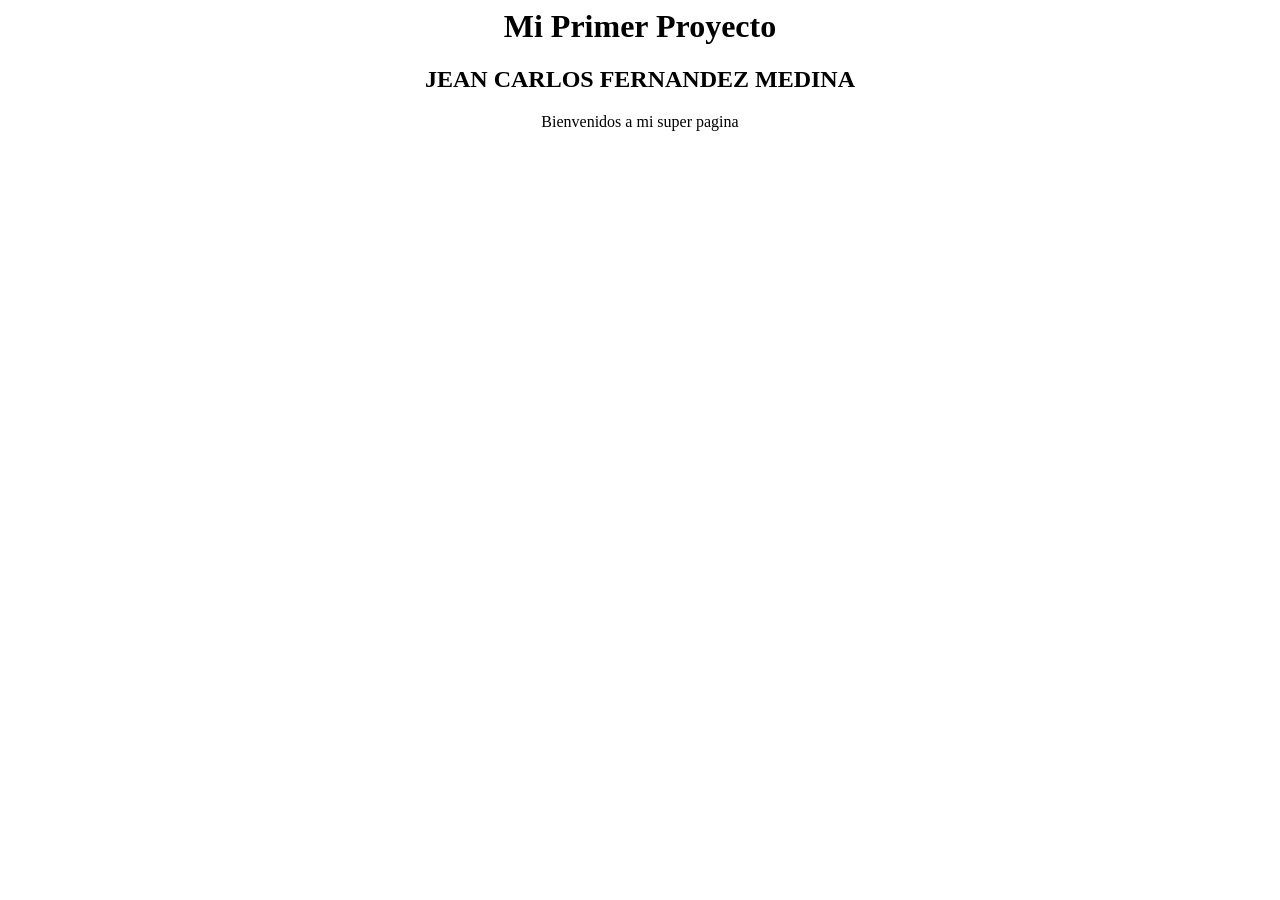
<file: index.html>
<html>
   <head>
      <title>Mi Primera Web</title>
   </head>
   <body>
     <center>
         <h1>Mi Primer Proyecto</h1>
	 <h2>JEAN CARLOS FERNANDEZ MEDINA</h2> 
         <p>Bienvenidos a mi super pagina</p>  
    </center>
  </body>
</html>
</file>
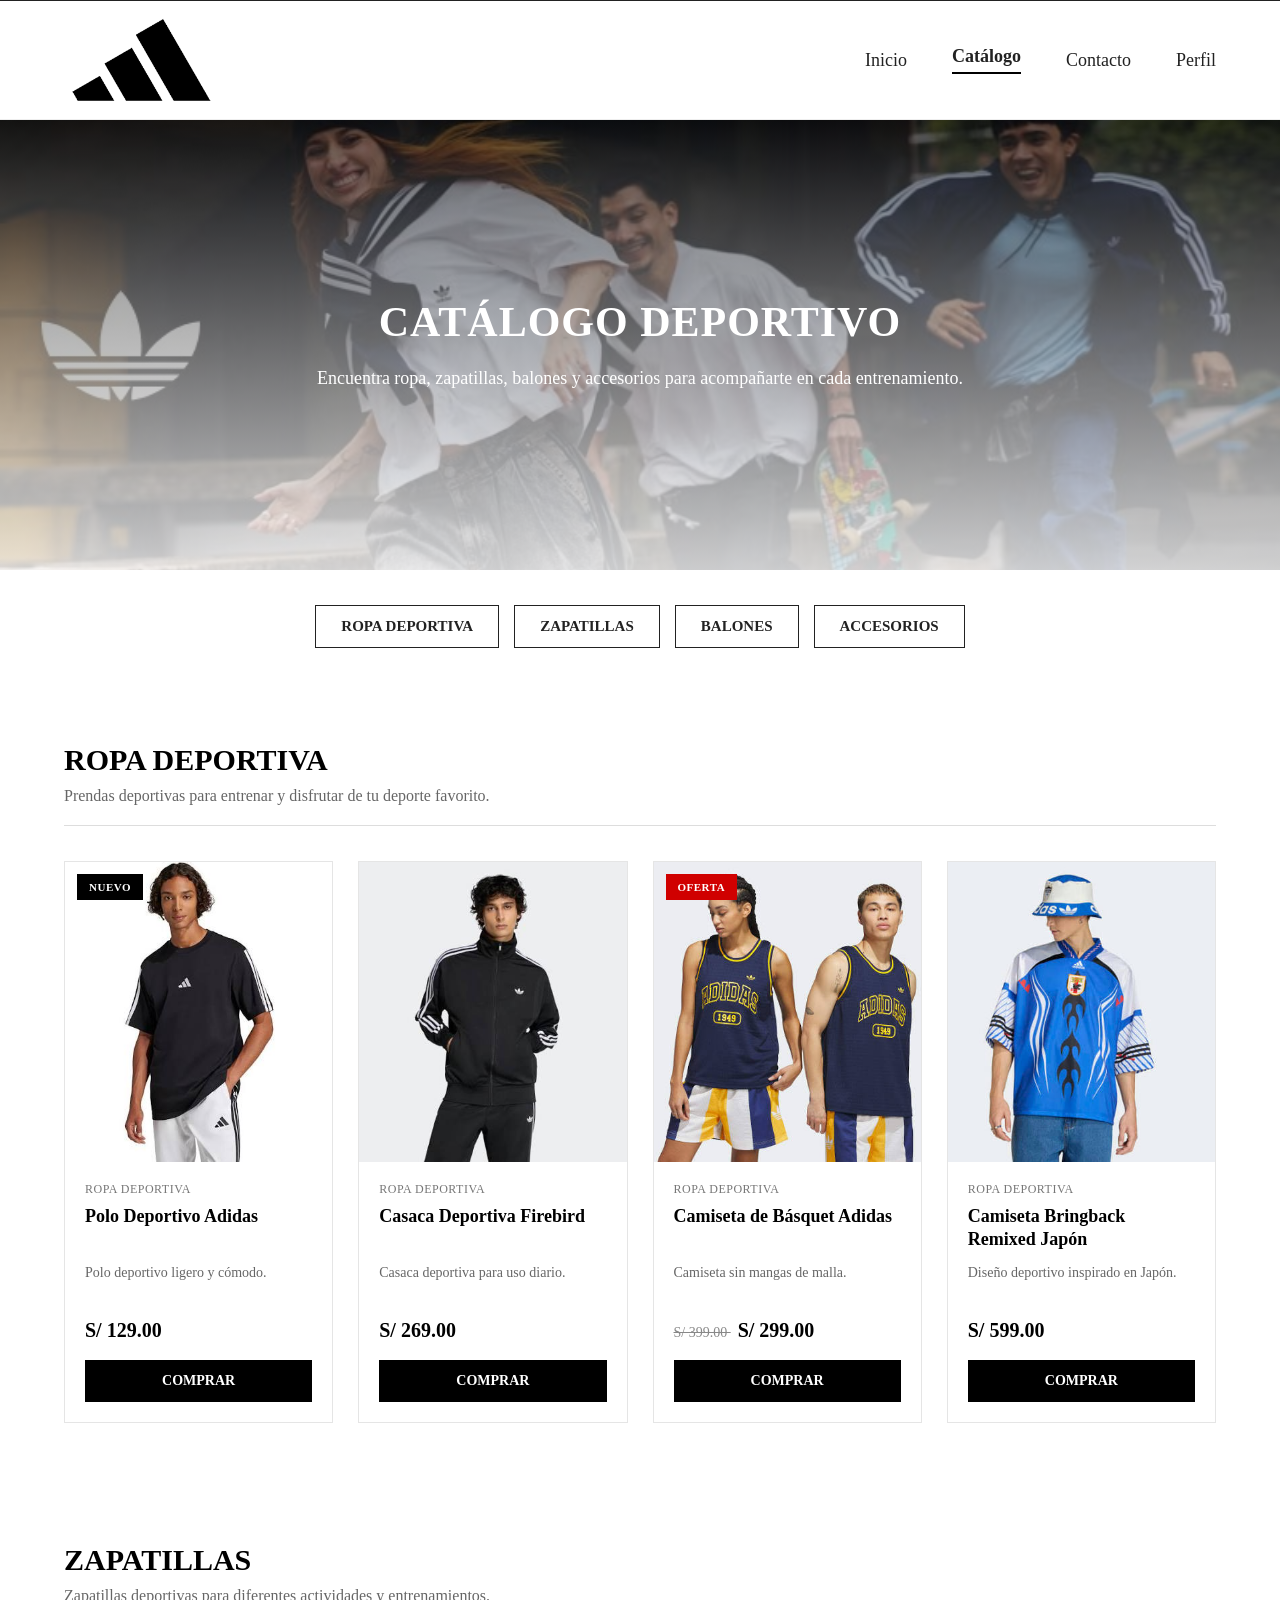
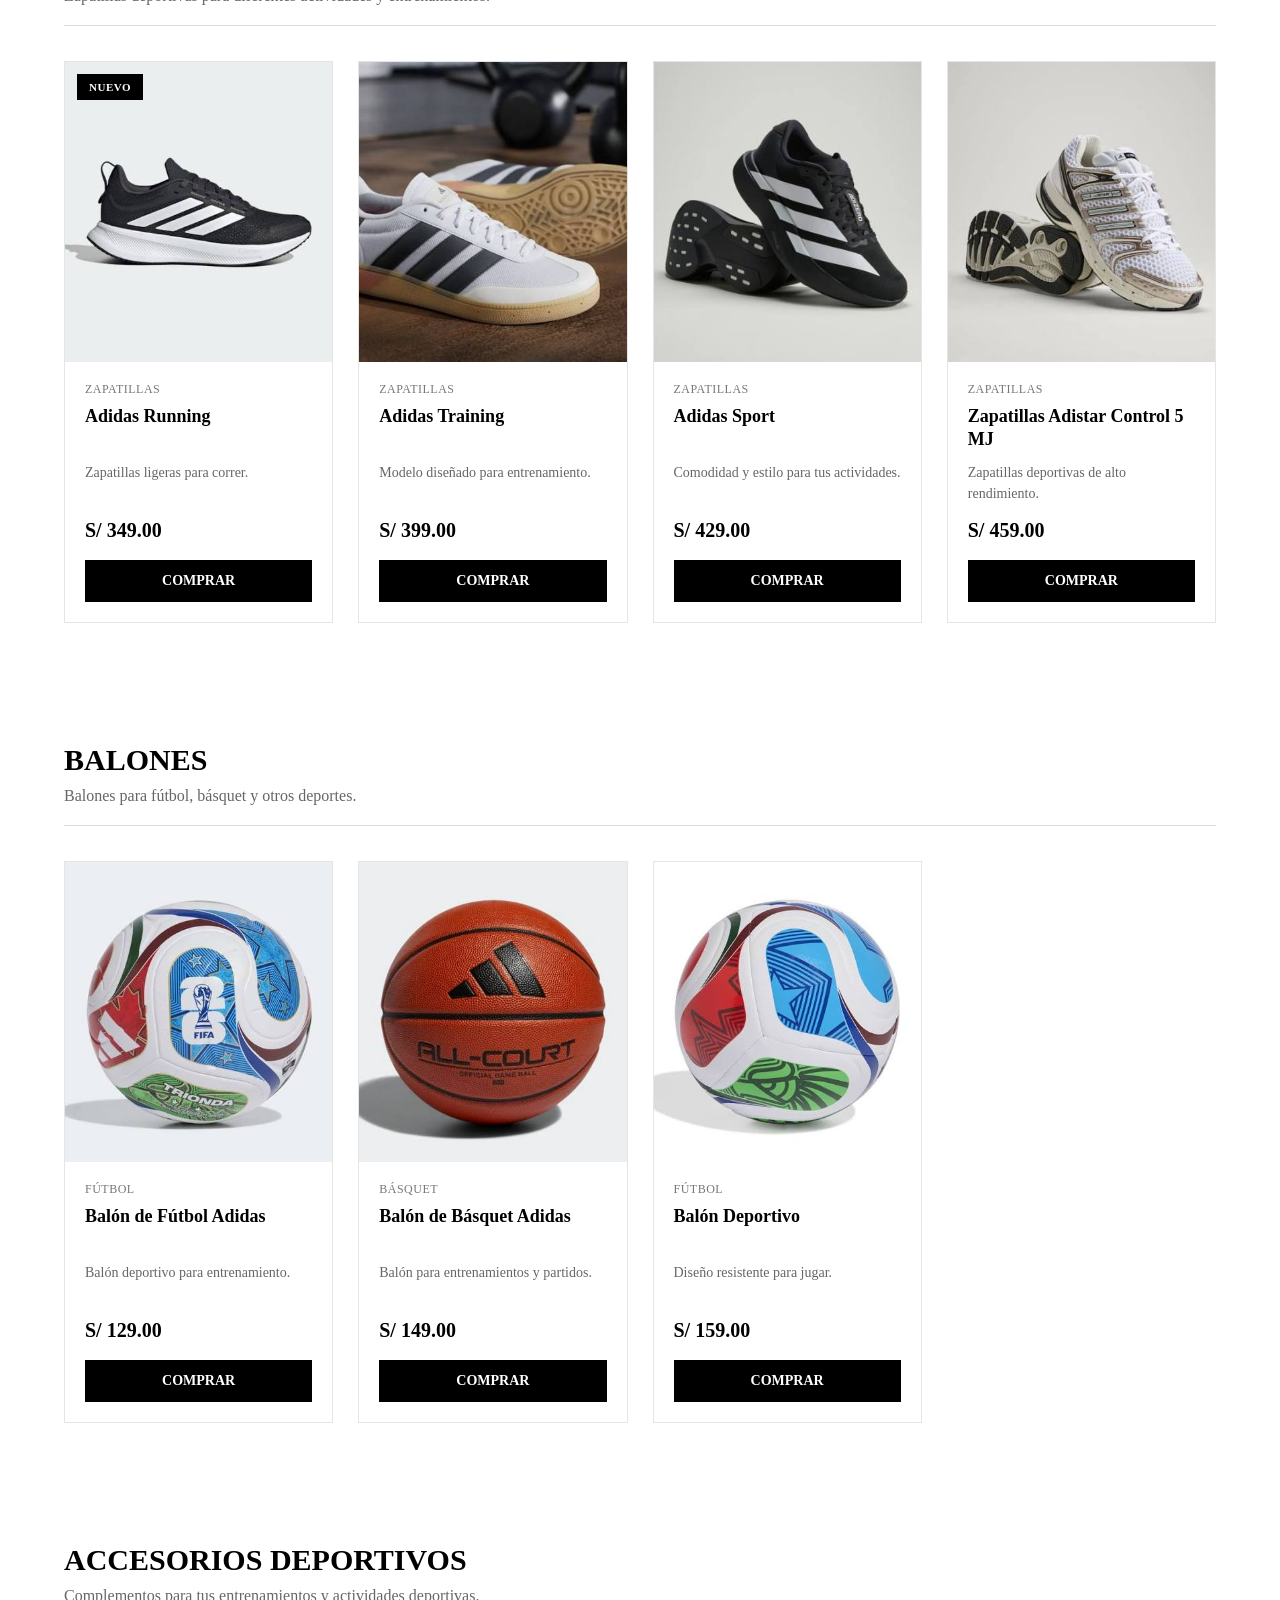
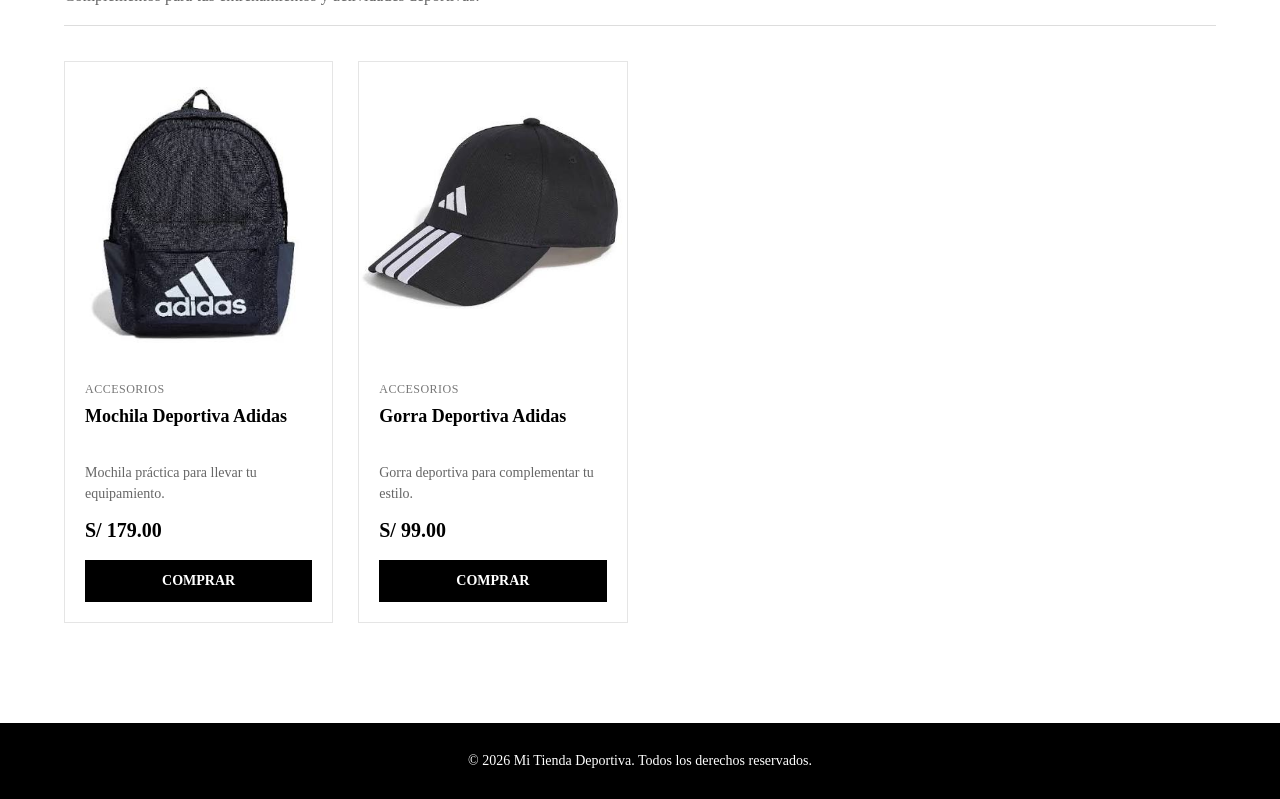
<file: catalogo/index.html>
<!DOCTYPE html>
<html lang="es">

<head>
    <meta charset="UTF-8">
    <meta name="viewport" content="width=device-width, initial-scale=1.0">
    
     <!-- Hace que la página se adapte a celulares -->
    <meta name="viewport" content="width=device-width, initial-scale=1.0">

    <title>Catálogo | Mi Tienda Deportiva</title>

    <link rel="stylesheet" href="css/catalogo.css">
</head>

<body>

    <!-- =========================
         ENCABEZADO
    ========================== -->

    <header class="encabezado">

        <div class="logo">
            <img src="img/logoadidas.png" alt="Adidas">
        </div>

        <nav class="menu">

            <a href="index.html">Inicio</a>

            <a href="catalogo.html" class="activo">Catálogo</a>

            <a href="#">Contacto</a>

            <a href="#">Perfil</a>

        </nav>

    </header>


    <!-- =========================
         PRESENTACIÓN DEL CATÁLOGO
    ========================== -->

    <main>

        <section class="presentacion"
    style="
        background-image: linear-gradient(
            rgba(0, 0, 0, 0.55),
            rgba(255, 255, 255, 0.773)
        ),
        url('img/fondo-catalogo.jpg');

        background-size: cover;
        background-position: center;
        background-repeat: no-repeat;

        color: white;
    ">

    <h1>Catálogo Deportivo</h1>

    <p>
        Encuentra ropa, zapatillas, balones y accesorios
        para acompañarte en cada entrenamiento.
    </p>

</section>


        <!-- =========================
             BOTONES DE CATEGORÍAS
        ========================== -->

        <section class="categorias-menu">

            <a href="#ropa">Ropa deportiva</a>

            <a href="#zapatillas">Zapatillas</a>

            <a href="#balones">Balones</a>

            <a href="#accesorios">Accesorios</a>

        </section>


        <!-- =========================
             ROPA DEPORTIVA
        ========================== -->

        <section class="categoria" id="ropa">

            <div class="titulo-categoria">

                <h2>Ropa deportiva</h2>

                <p>
                    Prendas deportivas para entrenar y disfrutar
                    de tu deporte favorito.
                </p>

            </div>


            <div class="productos">

                <!-- Producto 1 -->

                <article class="producto">

                    <div class="imagen-producto">

                        <img src="img/ropa1.jpg"
                             alt="Polo deportivo Adidas">

                        <span class="etiqueta">
                            NUEVO
                        </span>

                    </div>

                    <div class="informacion-producto">

                        <p class="categoria-producto">
                            Ropa deportiva
                        </p>

                        <h3>
                            Polo Deportivo Adidas
                        </h3>

                        <p class="descripcion">
                            Polo deportivo ligero y cómodo.
                        </p>

                        <div class="precio">
                            S/ 129.00
                        </div>

                        <a href="#" class="boton">
                            Comprar
                        </a>

                    </div>

                </article>


                <!-- Producto 2 -->

                <article class="producto">

                    <div class="imagen-producto">

                        <img src="img/ropa2.jpg"
                             alt="Casaca deportiva Adidas">

                    </div>

                    <div class="informacion-producto">

                        <p class="categoria-producto">
                            Ropa deportiva
                        </p>

                        <h3>
                            Casaca Deportiva Firebird
                        </h3>

                        <p class="descripcion">
                            Casaca deportiva para uso diario.
                        </p>

                        <div class="precio">
                            S/ 269.00
                        </div>

                        <a href="#" class="boton">
                            Comprar
                        </a>

                    </div>

                </article>


                <!-- Producto 3 -->

                <article class="producto">

                    <div class="imagen-producto">

                        <img src="img/ropa3.jpg"
                             alt="Camiseta deportiva Adidas">

                        <span class="etiqueta oferta">
                            OFERTA
                        </span>

                    </div>

                    <div class="informacion-producto">

                        <p class="categoria-producto">
                            Ropa deportiva
                        </p>

                        <h3>
                            Camiseta de Básquet Adidas
                        </h3>

                        <p class="descripcion">
                            Camiseta sin mangas de malla.
                        </p>

                        <div class="precio">

                            <span class="precio-anterior">
                                S/ 399.00
                            </span>

                            S/ 299.00

                        </div>

                        <a href="#" class="boton">
                            Comprar
                        </a>

                    </div>

                </article>


                <!-- Producto 4 -->

                <article class="producto">

                    <div class="imagen-producto">

                        <img src="img/ropa4.jpg"
                             alt="Camiseta Japón Adidas">

                    </div>

                    <div class="informacion-producto">

                        <p class="categoria-producto">
                            Ropa deportiva
                        </p>

                        <h3>
                            Camiseta Bringback Remixed Japón
                        </h3>

                        <p class="descripcion">
                            Diseño deportivo inspirado en Japón.
                        </p>

                        <div class="precio">
                            S/ 599.00
                        </div>

                        <a href="#" class="boton">
                            Comprar
                        </a>

                    </div>

                </article>

            </div>

        </section>


        <!-- =========================
             ZAPATILLAS
        ========================== -->

        <section class="categoria" id="zapatillas">

            <div class="titulo-categoria">

                <h2>Zapatillas</h2>

                <p>
                    Zapatillas deportivas para diferentes
                    actividades y entrenamientos.
                </p>

            </div>


            <div class="productos">

                <!-- Zapatilla 1 -->

                <article class="producto">

                    <div class="imagen-producto">

                        <img src="img/zapatillas1.jpg"
                             alt="Zapatillas Adidas">

                        <span class="etiqueta">
                            NUEVO
                        </span>

                    </div>

                    <div class="informacion-producto">

                        <p class="categoria-producto">
                            Zapatillas
                        </p>

                        <h3>
                            Adidas Running
                        </h3>

                        <p class="descripcion">
                            Zapatillas ligeras para correr.
                        </p>

                        <div class="precio">
                            S/ 349.00
                        </div>

                        <a href="#" class="boton">
                            Comprar
                        </a>

                    </div>

                </article>


                <!-- Zapatilla 2 -->

                <article class="producto">

                    <div class="imagen-producto">

                        <img src="img/zapatillas2.jpg"
                             alt="Zapatillas deportivas">

                    </div>

                    <div class="informacion-producto">

                        <p class="categoria-producto">
                            Zapatillas
                        </p>

                        <h3>
                            Adidas Training
                        </h3>

                        <p class="descripcion">
                            Modelo diseñado para entrenamiento.
                        </p>

                        <div class="precio">
                            S/ 399.00
                        </div>

                        <a href="#" class="boton">
                            Comprar
                        </a>

                    </div>

                </article>


                <!-- Zapatilla 3 -->

                <article class="producto">

                    <div class="imagen-producto">

                        <img src="img/zapatillas3.jpg"
                             alt="Zapatillas Adidas">

                    </div>

                    <div class="informacion-producto">

                        <p class="categoria-producto">
                            Zapatillas
                        </p>

                        <h3>
                            Adidas Sport
                        </h3>

                        <p class="descripcion">
                            Comodidad y estilo para tus actividades.
                        </p>

                        <div class="precio">
                            S/ 429.00
                        </div>

                        <a href="#" class="boton">
                            Comprar
                        </a>

                    </div>

                </article>


                <!-- Zapatilla 4 -->

                <article class="producto">

                    <div class="imagen-producto">

                        <img src="img/zapatillas4.jpg"
                             alt="Zapatillas Adistar">

                    </div>

                    <div class="informacion-producto">

                        <p class="categoria-producto">
                            Zapatillas
                        </p>

                        <h3>
                            Zapatillas Adistar Control 5 MJ
                        </h3>

                        <p class="descripcion">
                            Zapatillas deportivas de alto rendimiento.
                        </p>

                        <div class="precio">
                            S/ 459.00
                        </div>

                        <a href="#" class="boton">
                            Comprar
                        </a>

                    </div>

                </article>

            </div>

        </section>


        <!-- =========================
             BALONES
        ========================== -->

        <section class="categoria" id="balones">

            <div class="titulo-categoria">

                <h2>Balones</h2>

                <p>
                    Balones para fútbol, básquet y otros deportes.
                </p>

            </div>


            <div class="productos">

                <!-- Balón 1 -->

                <article class="producto">

                    <div class="imagen-producto">

                        <img src="img/balon1.jpg"
                             alt="Balón de fútbol Adidas">

                    </div>

                    <div class="informacion-producto">

                        <p class="categoria-producto">
                            Fútbol
                        </p>

                        <h3>
                            Balón de Fútbol Adidas
                        </h3>

                        <p class="descripcion">
                            Balón deportivo para entrenamiento.
                        </p>

                        <div class="precio">
                            S/ 129.00
                        </div>

                        <a href="#" class="boton">
                            Comprar
                        </a>

                    </div>

                </article>


                <!-- Balón 2 -->

                <article class="producto">

                    <div class="imagen-producto">

                        <img src="img/balon2.jpg"
                             alt="Balón de básquet Adidas">

                    </div>

                    <div class="informacion-producto">

                        <p class="categoria-producto">
                            Básquet
                        </p>

                        <h3>
                            Balón de Básquet Adidas
                        </h3>

                        <p class="descripcion">
                            Balón para entrenamientos y partidos.
                        </p>

                        <div class="precio">
                            S/ 149.00
                        </div>

                        <a href="#" class="boton">
                            Comprar
                        </a>

                    </div>

                </article>


                <!-- Balón 3 -->

                <article class="producto">

                    <div class="imagen-producto">

                        <img src="img/balon3.jpg"
                             alt="Balón deportivo Adidas">

                    </div>

                    <div class="informacion-producto">

                        <p class="categoria-producto">
                            Fútbol
                        </p>

                        <h3>
                            Balón Deportivo
                        </h3>

                        <p class="descripcion">
                            Diseño resistente para jugar.
                        </p>

                        <div class="precio">
                            S/ 159.00
                        </div>

                        <a href="#" class="boton">
                            Comprar
                        </a>

                    </div>

                </article>

            </div>

        </section>


        <!-- =========================
             ACCESORIOS
        ========================== -->

        <section class="categoria" id="accesorios">

            <div class="titulo-categoria">

                <h2>Accesorios deportivos</h2>

                <p>
                    Complementos para tus entrenamientos
                    y actividades deportivas.
                </p>

            </div>


            <div class="productos">

                <!-- Accesorio 1 -->

                <article class="producto">

                    <div class="imagen-producto">

                        <img src="img/accesorios1.jpg"
                             alt="Mochila deportiva Adidas">

                    </div>

                    <div class="informacion-producto">

                        <p class="categoria-producto">
                            Accesorios
                        </p>

                        <h3>
                            Mochila Deportiva Adidas
                        </h3>

                        <p class="descripcion">
                            Mochila práctica para llevar tu equipamiento.
                        </p>

                        <div class="precio">
                            S/ 179.00
                        </div>

                        <a href="#" class="boton">
                            Comprar
                        </a>

                    </div>

                </article>


                <!-- Accesorio 2 -->

                <article class="producto">

                    <div class="imagen-producto">

                        <img src="img/accesorios2.jpg"
                             alt="Gorra Adidas">

                    </div>

                    <div class="informacion-producto">

                        <p class="categoria-producto">
                            Accesorios
                        </p>

                        <h3>
                            Gorra Deportiva Adidas
                        </h3>

                        <p class="descripcion">
                            Gorra deportiva para complementar tu estilo.
                        </p>

                        <div class="precio">
                            S/ 99.00
                        </div>

                        <a href="#" class="boton">
                            Comprar
                        </a>

                    </div>

                </article>

            </div>

        </section>

    </main>


    <!-- =========================
         PIE DE PÁGINA
    ========================== -->

    <footer class="pie">

        <p>
            © 2026 Mi Tienda Deportiva. Todos los derechos reservados.
        </p>

    </footer>


</body>

</html>
</file>
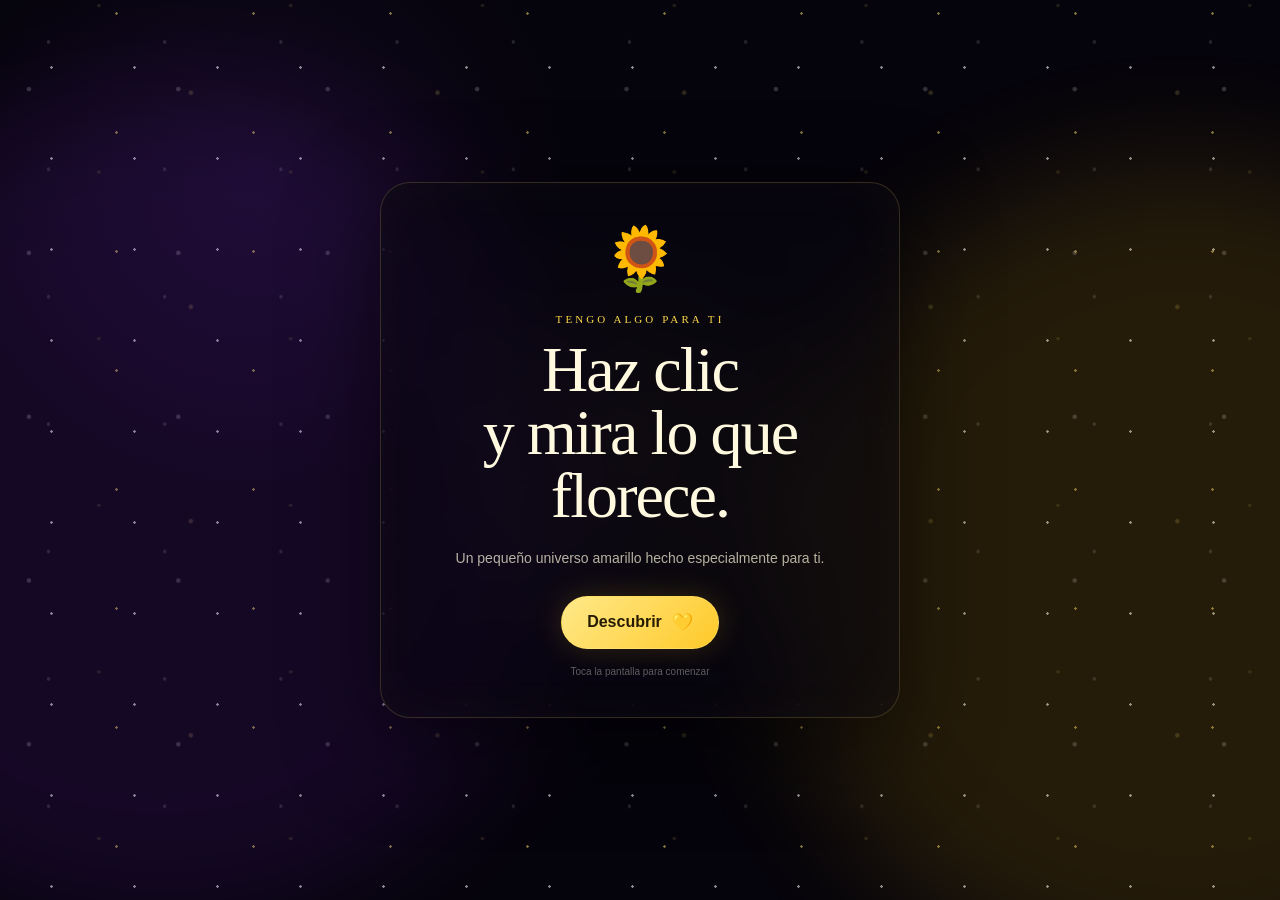
<file: flores/index.html>
<!DOCTYPE html>
<html lang="es">
<head>
  <meta charset="UTF-8">
  <meta name="viewport" content="width=device-width, initial-scale=1.0, maximum-scale=1.0, user-scalable=no, viewport-fit=cover">
  <meta name="theme-color" content="#05030b">
  <title>Un pequeño universo para ti 💛</title>
  <link rel="stylesheet" href="css/style.css">
</head>
<body>
  <div id="app">
    <div class="stars" aria-hidden="true"></div>
    <div class="nebula nebula-1" aria-hidden="true"></div>
    <div class="nebula nebula-2" aria-hidden="true"></div>

    <main class="intro" id="intro">
      <div class="intro-card">
        <div class="mini-flower">🌻</div>
        <p class="eyebrow">Tengo algo para ti</p>
        <h1>Haz clic<br>y mira lo que florece.</h1>
        <p class="intro-text">Un pequeño universo amarillo hecho especialmente para ti.</p>
        <button id="startButton" class="start-button">
          <span>Descubrir</span>
          <span class="button-heart">💛</span>
        </button>
        <p class="hint">Toca la pantalla para comenzar</p>
      </div>
    </main>

    <section class="universe" id="universe" aria-hidden="true">
      <div class="galaxy-core">
        <div class="core-glow"></div>
        <div class="core-flower">🌻</div>
      </div>

      <div class="orbit orbit-1"></div>
      <div class="orbit orbit-2"></div>
      <div class="orbit orbit-3"></div>

      <div id="flowers" class="flowers"></div>
      <div id="petals" class="petals"></div>
      <div id="messages" class="messages"></div>
      <div id="popups" class="popups"></div>
      <p class="tap-hint" id="tapHint">Toca las flores ✨</p>

      <div class="final-message" id="finalMessage">
        <p class="small-line">Y si alguna vez dudas...</p>
        <h2>recuerda que hay alguien<br>que piensa en ti con mucho cariño. 💛</h2>
        <p class="signature">— Para ti, con flores amarillas 🌻</p>
      </div>

      <button class="music-button" id="musicButton" aria-label="Pausar música">🔊</button>
      <button class="replay-button" id="replayButton">Volver a ver ✨</button>
    </section>

    <audio id="backgroundMusic" loop preload="auto">
      <source src="assets/audio/musica.mp3" type="audio/mpeg">
    </audio>
  </div>

  <script src="js/script.js"></script>
</body>
</html>
</file>
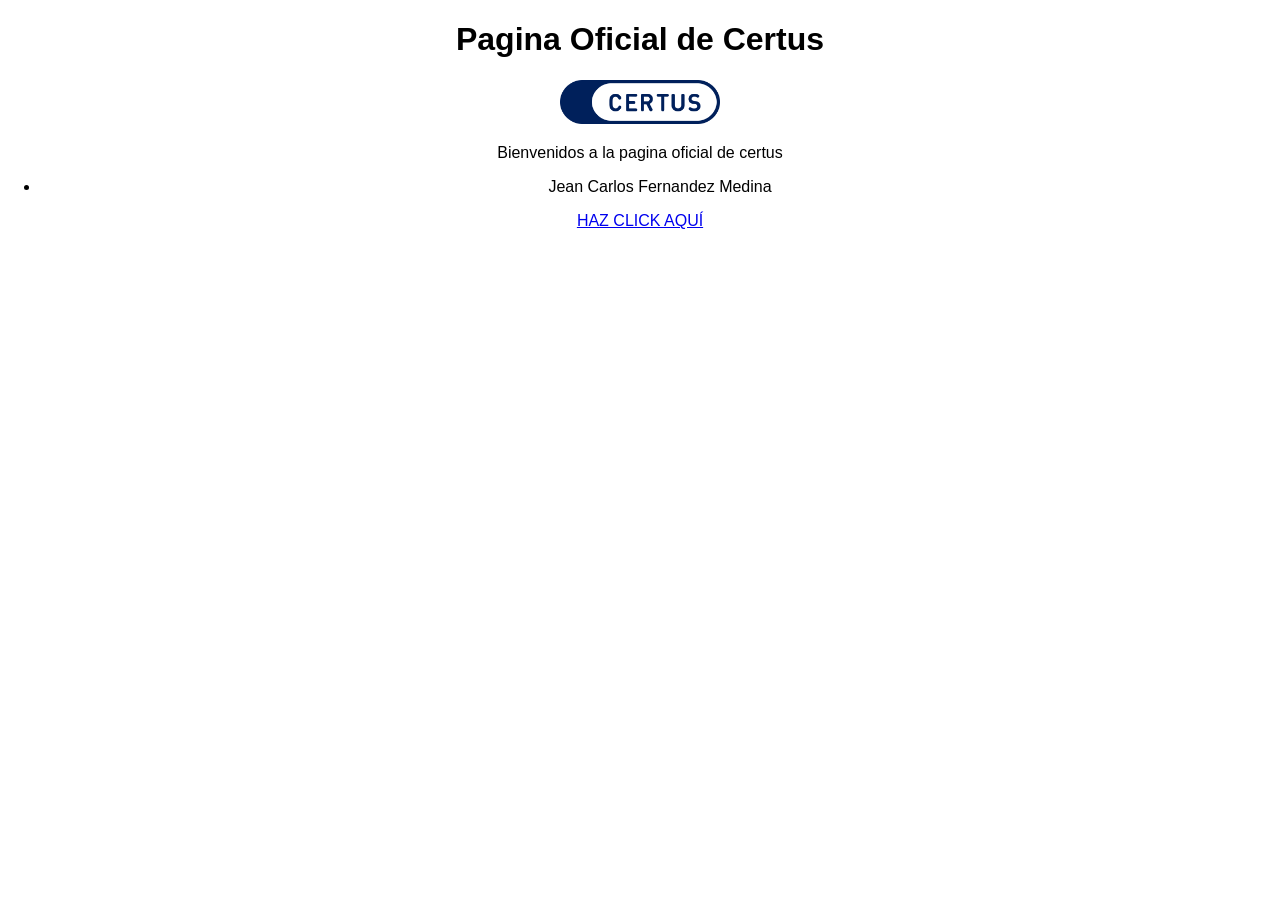
<file: modelo1/index.html>
<!DOCTYPE html>
<html lang="es">
    <head>
        <meta charset="UTF-8">
        <meta name="viewport" content="width=device-width, initial-scale=1.0">
        <link rel="stylesheet" href="css/matriz.css">
    </head>

    <body>
        <center>
            <h1>Pagina Oficial de Certus</h1>
            <img class="logo" src="img/logo-certus.png" alt="">
            <p>Bienvenidos a la pagina oficial de certus</p>

            <ul>
                <li>Jean Carlos Fernandez Medina</li>
            </ul>

            <a href="sistemas.html" target="_blank">HAZ CLICK AQUÍ</a>
        </center>
    </body>
</html>
</file>
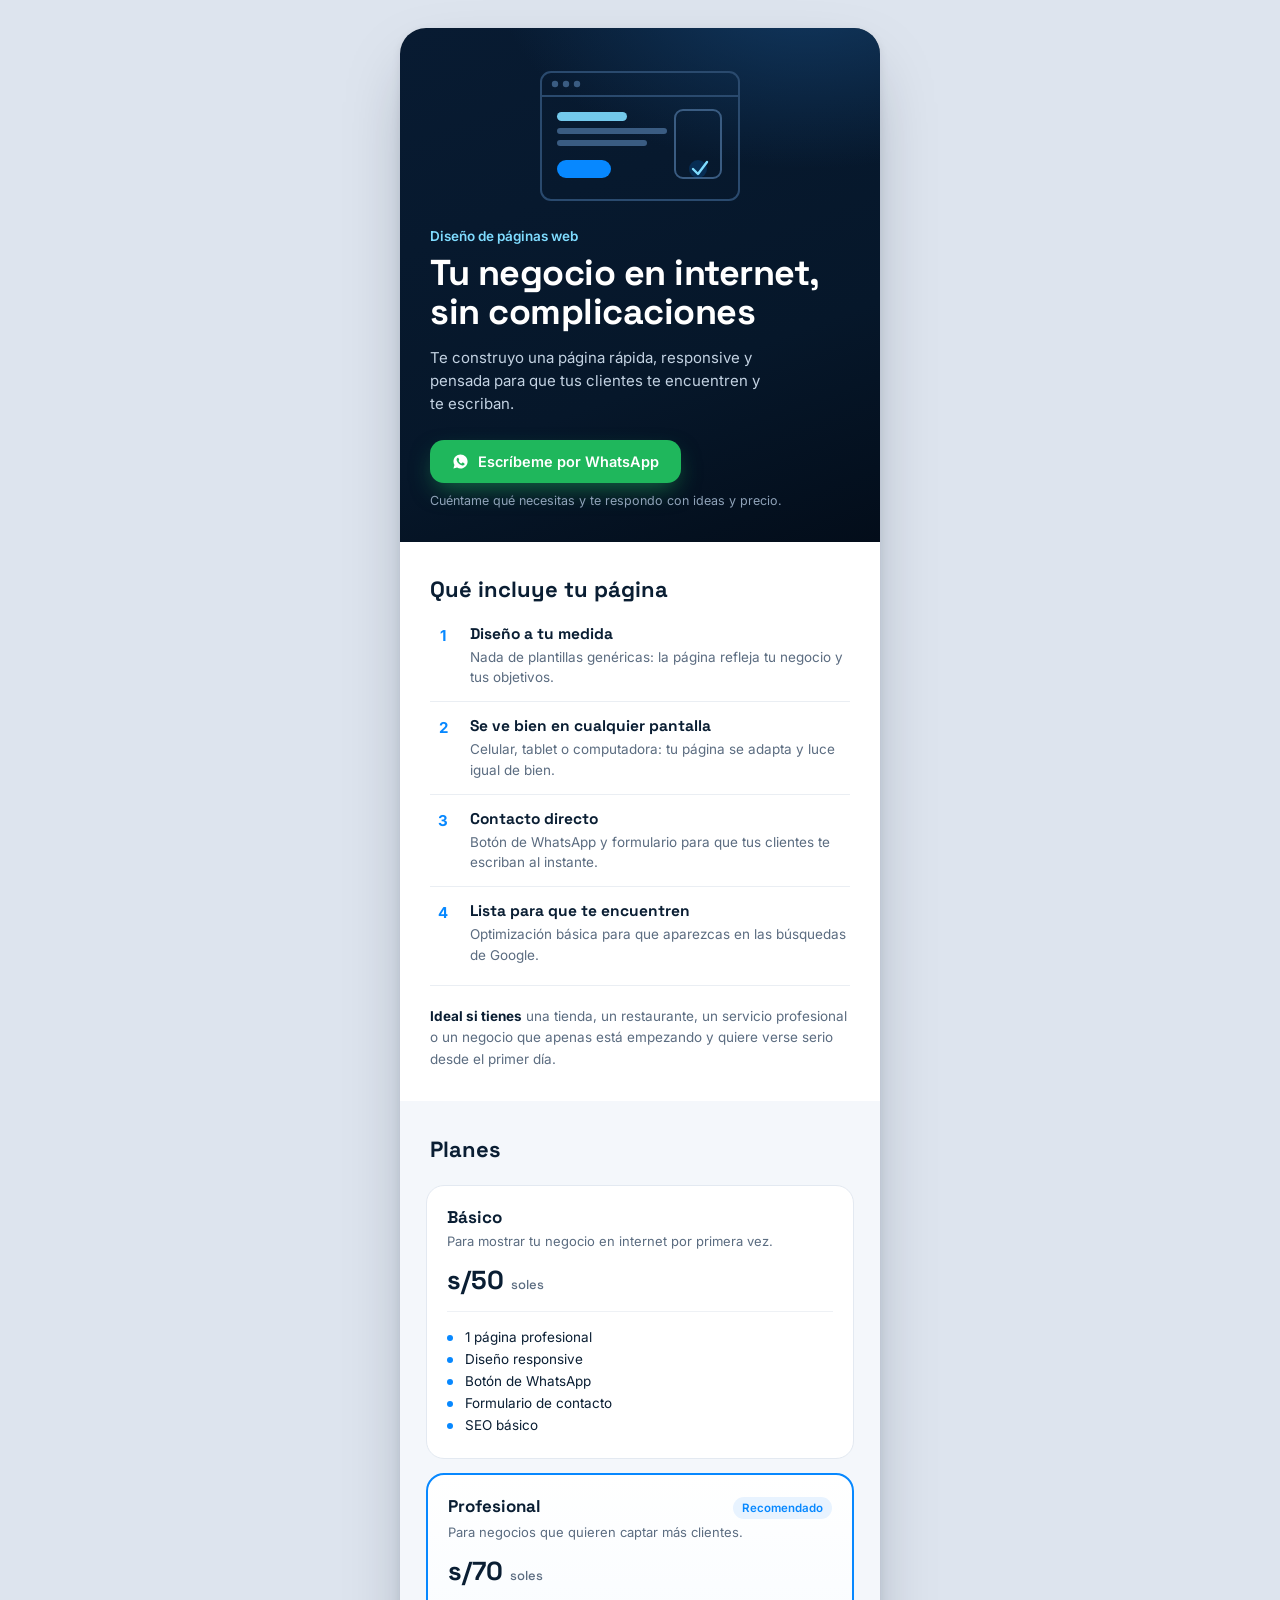
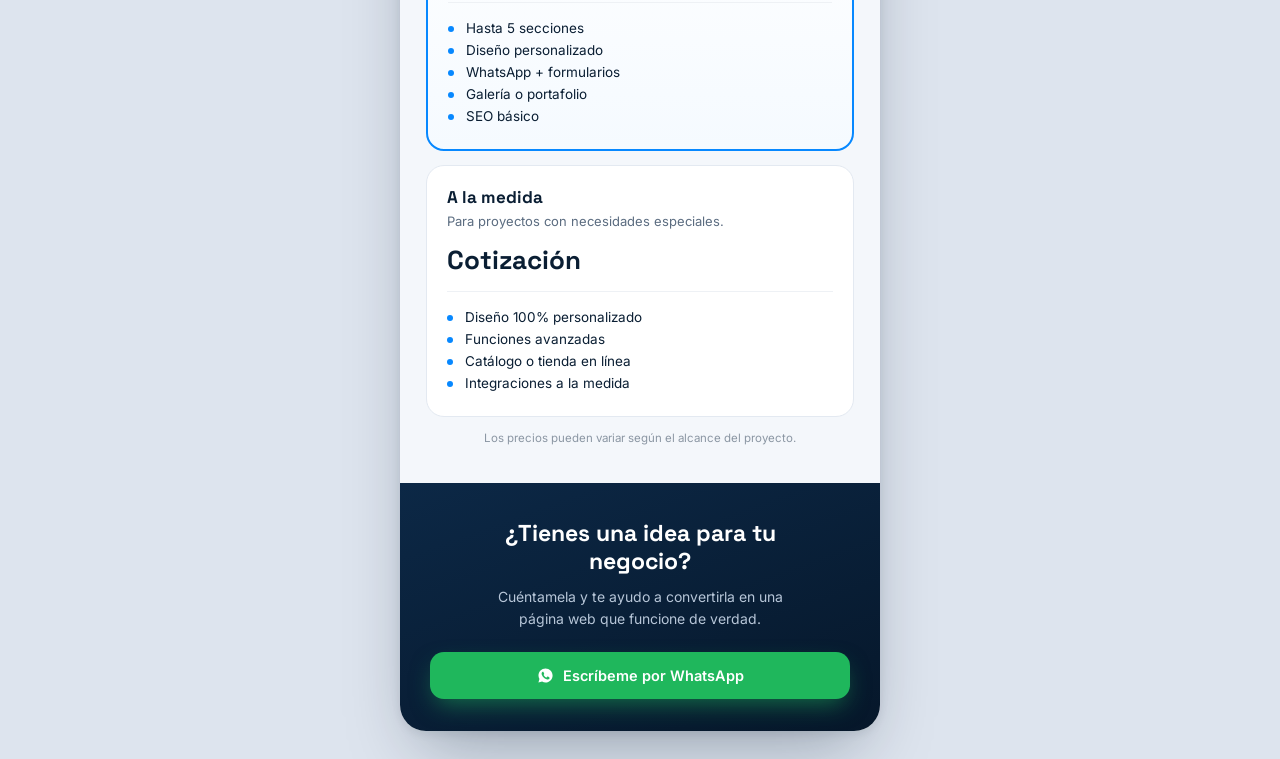
<file: pagina-web/index.html>
<!DOCTYPE html>
<html lang="es">
<head>
<meta charset="UTF-8">
<meta name="viewport" content="width=device-width, initial-scale=1, viewport-fit=cover">
<title>Diseño de páginas web</title>
<link rel="preconnect" href="https://fonts.googleapis.com">
<link rel="preconnect" href="https://fonts.gstatic.com" crossorigin>
<link href="https://fonts.googleapis.com/css2?family=Space+Grotesk:wght@500;600;700&family=Inter:wght@400;500;600;700&display=swap" rel="stylesheet">
<link rel="stylesheet" href="css/style.css">
</head>
<body>
<div class="flyer">

  <section class="hero">
    <svg class="hero-graphic" viewBox="0 0 210 140" fill="none" xmlns="http://www.w3.org/2000/svg">
      <rect x="6" y="6" width="198" height="128" rx="10" stroke="#2a4a6e" stroke-width="2"/>
      <line x1="6" y1="30" x2="204" y2="30" stroke="#2a4a6e" stroke-width="2"/>
      <circle cx="20" cy="18" r="3.2" fill="#3a5c82"/>
      <circle cx="31" cy="18" r="3.2" fill="#3a5c82"/>
      <circle cx="42" cy="18" r="3.2" fill="#3a5c82"/>
      <rect x="22" y="46" width="70" height="9" rx="4.5" fill="#7fdcff" opacity="0.9"/>
      <rect x="22" y="62" width="110" height="6" rx="3" fill="#3a5c82"/>
      <rect x="22" y="74" width="90" height="6" rx="3" fill="#3a5c82"/>
      <rect x="22" y="94" width="54" height="18" rx="9" fill="#0788ff"/>
      <rect x="140" y="44" width="46" height="68" rx="8" stroke="#3a5c82" stroke-width="2"/>
      <circle cx="163" cy="103" r="9" fill="#0788ff" opacity="0.18"/>
      <path d="M158 103 L163 108 L172 96" stroke="#7fdcff" stroke-width="2.4" stroke-linecap="round" stroke-linejoin="round">
        <animate attributeName="opacity" values="0.2;1;1;0.2" dur="2.6s" repeatCount="indefinite"/>
      </path>
    </svg>

    <div class="kicker">Diseño de páginas web</div>
    <h1>Tu negocio en internet, sin complicaciones</h1>
    <p class="lead">Te construyo una página rápida, responsive y pensada para que tus clientes te encuentren y te escriban.</p>

    <div class="hero-cta">
      <a class="btn whatsapp" href="https://wa.me/+51910292650" target="_blank" rel="noopener">
        <svg viewBox="0 0 24 24" fill="currentColor"><path d="M12.04 2c-5.5 0-9.96 4.46-9.96 9.96 0 1.76.46 3.47 1.33 4.98L2 22l5.2-1.36a9.94 9.94 0 0 0 4.84 1.23h.01c5.5 0 9.96-4.46 9.96-9.96S17.54 2 12.04 2Zm5.82 14.24c-.24.68-1.4 1.3-1.94 1.36-.5.06-1.02.3-3.4-.72-2.87-1.24-4.7-4.16-4.85-4.35-.14-.19-1.16-1.55-1.16-2.96s.72-2.1.98-2.39c.24-.27.53-.34.7-.34h.5c.16 0 .38-.03.58.44.24.57.8 1.98.87 2.13.07.14.11.3.02.49-.09.19-.14.3-.27.47-.14.16-.29.36-.41.48-.14.14-.28.29-.12.56.16.27.72 1.19 1.55 1.92 1.06.95 1.96 1.24 2.23 1.38.27.14.43.12.58-.07.16-.19.68-.79.86-1.06.18-.27.36-.22.6-.13.24.09 1.55.73 1.82.86.27.14.45.2.51.32.07.12.07.68-.17 1.36Z"/></svg>
        Escríbeme por WhatsApp
      </a>
      <p class="btn-note">Cuéntame qué necesitas y te respondo con ideas y precio.</p>
    </div>
  </section>

  <section class="services">
    <h2>Qué incluye tu página</h2>

    <div class="service-row">
      <div class="service-mark">1</div>
      <div>
        <h3>Diseño a tu medida</h3>
        <p>Nada de plantillas genéricas: la página refleja tu negocio y tus objetivos.</p>
      </div>
    </div>
    <div class="service-row">
      <div class="service-mark">2</div>
      <div>
        <h3>Se ve bien en cualquier pantalla</h3>
        <p>Celular, tablet o computadora: tu página se adapta y luce igual de bien.</p>
      </div>
    </div>
    <div class="service-row">
      <div class="service-mark">3</div>
      <div>
        <h3>Contacto directo</h3>
        <p>Botón de WhatsApp y formulario para que tus clientes te escriban al instante.</p>
      </div>
    </div>
    <div class="service-row">
      <div class="service-mark">4</div>
      <div>
        <h3>Lista para que te encuentren</h3>
        <p>Optimización básica para que aparezcas en las búsquedas de Google.</p>
      </div>
    </div>

    <p class="fit-line"><strong>Ideal si tienes</strong> una tienda, un restaurante, un servicio profesional o un negocio que apenas está empezando y quiere verse serio desde el primer día.</p>
  </section>

  <section class="plans">
    <h2>Planes</h2>

    <div class="plan">
      <div class="plan-head">
        <h3>Básico</h3>
      </div>
      <p class="plan-desc">Para mostrar tu negocio en internet por primera vez.</p>
      <div class="price">s/50 <small>soles</small></div>
      <ul>
        <li>1 página profesional</li>
        <li>Diseño responsive</li>
        <li>Botón de WhatsApp</li>
        <li>Formulario de contacto</li>
        <li>SEO básico</li>
      </ul>
    </div>

    <div class="plan featured">
      <div class="plan-head">
        <h3>Profesional</h3>
        <span class="tag">Recomendado</span>
      </div>
      <p class="plan-desc">Para negocios que quieren captar más clientes.</p>
      <div class="price">s/70 <small>soles</small></div>
      <ul>
        <li>Hasta 5 secciones</li>
        <li>Diseño personalizado</li>
        <li>WhatsApp + formularios</li>
        <li>Galería o portafolio</li>
        <li>SEO básico</li>
      </ul>
    </div>

    <div class="plan">
      <div class="plan-head">
        <h3>A la medida</h3>
      </div>
      <p class="plan-desc">Para proyectos con necesidades especiales.</p>
      <div class="price">Cotización</div>
      <ul>
        <li>Diseño 100% personalizado</li>
        <li>Funciones avanzadas</li>
        <li>Catálogo o tienda en línea</li>
        <li>Integraciones a la medida</li>
      </ul>
    </div>

    <p class="price-note">Los precios pueden variar según el alcance del proyecto.</p>
  </section>

  <section class="contact">
    <h2>¿Tienes una idea para tu negocio?</h2>
    <p>Cuéntamela y te ayudo a convertirla en una página web que funcione de verdad.</p>
    <a class="btn whatsapp" href="https://wa.me/+51910292650" target="_blank" rel="noopener">
      <svg viewBox="0 0 24 24" fill="currentColor"><path d="M12.04 2c-5.5 0-9.96 4.46-9.96 9.96 0 1.76.46 3.47 1.33 4.98L2 22l5.2-1.36a9.94 9.94 0 0 0 4.84 1.23h.01c5.5 0 9.96-4.46 9.96-9.96S17.54 2 12.04 2Zm5.82 14.24c-.24.68-1.4 1.3-1.94 1.36-.5.06-1.02.3-3.4-.72-2.87-1.24-4.7-4.16-4.85-4.35-.14-.19-1.16-1.55-1.16-2.96s.72-2.1.98-2.39c.24-.27.53-.34.7-.34h.5c.16 0 .38-.03.58.44.24.57.8 1.98.87 2.13.07.14.11.3.02.49-.09.19-.14.3-.27.47-.14.16-.29.36-.41.48-.14.14-.28.29-.12.56.16.27.72 1.19 1.55 1.92 1.06.95 1.96 1.24 2.23 1.38.27.14.43.12.58-.07.16-.19.68-.79.86-1.06.18-.27.36-.22.6-.13.24.09 1.55.73 1.82.86.27.14.45.2.51.32.07.12.07.68-.17 1.36Z"/></svg>
      Escríbeme por WhatsApp
    </a>
  </section>

</div>
</body>
</html>
</file>
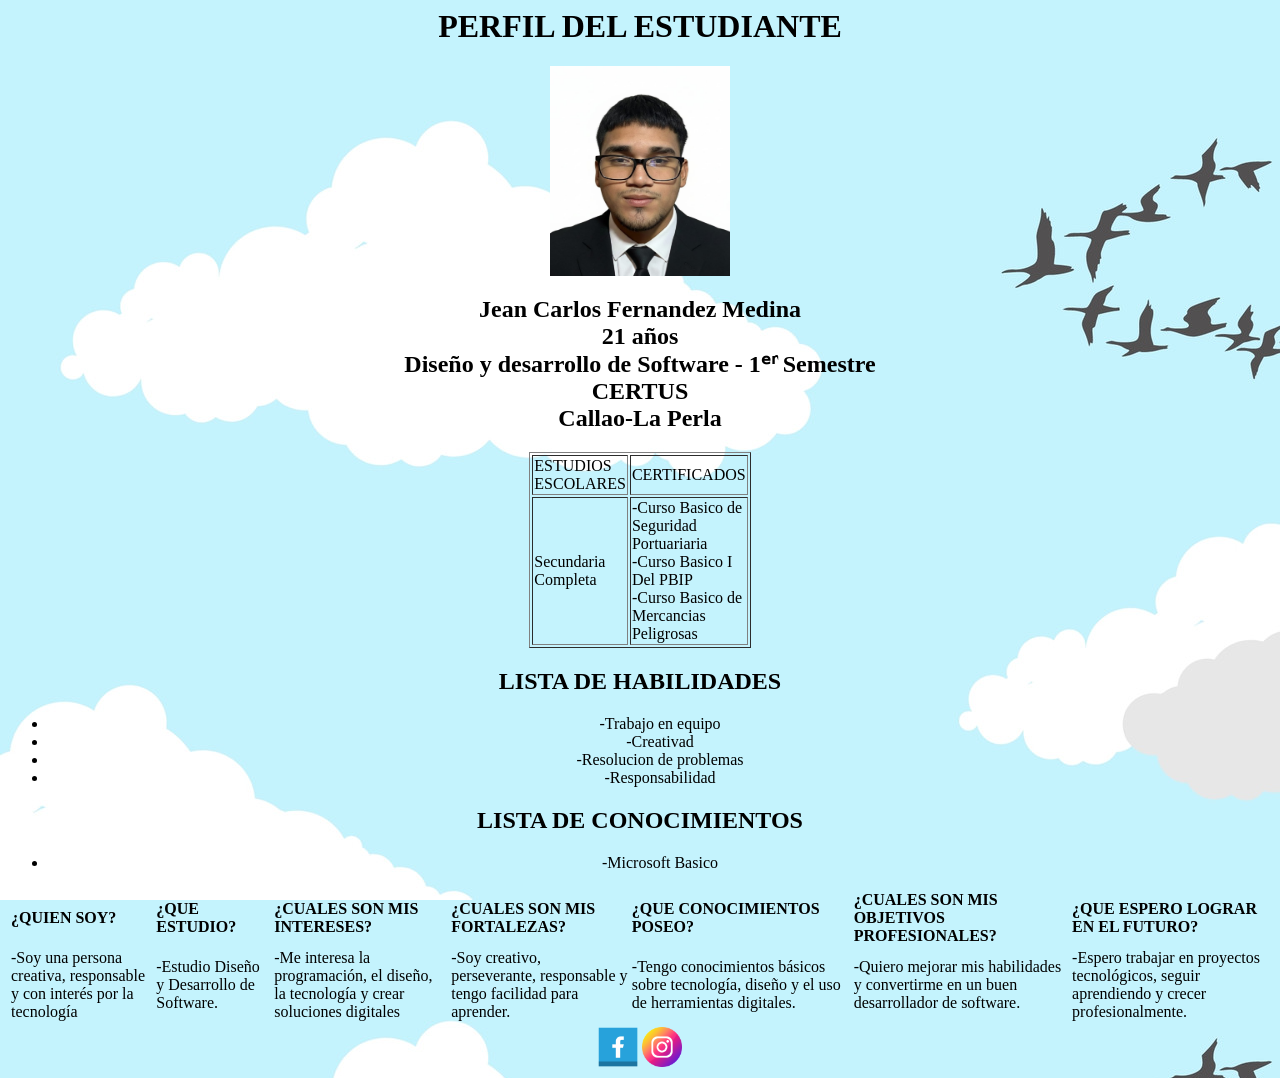
<file: paginaoficial/index.html>
<html>
    <head>
        <title>Proyecto Web</title>
    </head>
    <body background="img/fondo2.jpg">
    <center>
<h1>PERFIL DEL ESTUDIANTE</h1>
<img src="img/perfil.jpeg" width="180" height="210">
<h2>Jean Carlos Fernandez Medina <br>21 años <br>Diseño y desarrollo de Software - 1ᵉʳ Semestre <br>CERTUS <br>Callao-La Perla</h2>
<table border="1" height="60" width="200">
    <tr>
        <td>ESTUDIOS ESCOLARES</td>
        <td>CERTIFICADOS</td>
    </tr>
    <tr>
        <td>Secundaria Completa</td>
        <td>-Curso Basico de Seguridad Portuariaria <br> -Curso Basico I Del PBIP <br>-Curso Basico de Mercancias Peligrosas</td>
    </tr> 
</table>
<h2>LISTA DE HABILIDADES</h2>
<ul>
    <li>-Trabajo en equipo</li>
    <li>-Creativad</li>
    <li>-Resolucion de problemas</li>
    <li>-Responsabilidad</li>
</ul>
<h2>LISTA DE CONOCIMIENTOS</h2>
<ul>
    <li>-Microsoft Basico</li>
</ul>
<table>
    <tr>
      <td><font face="Arial Black"><b>¿QUIEN SOY?</b></font></td>
      <td><font face="Arial Black"><b>¿QUE ESTUDIO?</td>
      <td><font face="Arial Black"><b>¿CUALES SON MIS INTERESES?</b></font></td>
      <td><font face="Arial Black"><b>¿CUALES SON MIS FORTALEZAS?</b></font></td>
      <td><font face="Arial Black"><b>¿QUE CONOCIMIENTOS POSEO?</b></font></td>
      <td><font face="Arial Black"><b>¿CUALES SON MIS OBJETIVOS PROFESIONALES?</b></font></td>
      <td><font face="Arial Black"><b>¿QUE ESPERO LOGRAR EN EL FUTURO?</b></font></td>
    </tr>
    <tr>
        <td><p>-Soy una persona creativa, responsable y con interés por la tecnología</p></td>
        <td><p>-Estudio Diseño y Desarrollo de Software.</p></td>
        <td><p>-Me interesa la programación, el diseño, la tecnología y crear soluciones digitales</p></td>
        <td><p>-Soy creativo, perseverante, responsable y tengo facilidad para aprender.</p></td>
        <td><p>-Tengo conocimientos básicos sobre tecnología, diseño y el uso de herramientas digitales.</p></td>
        <td><p>-Quiero mejorar mis habilidades y convertirme en un buen desarrollador de software.</p></td>
        <td><p>-Espero trabajar en proyectos tecnológicos, seguir aprendiendo y crecer profesionalmente.</p></td>
    </tr>
</table>
<table>
    <tr>
        
        <td><a href="https://www.facebook.com/josemisael.mijaflores.5" target="_blank"><img src="img/facebook.png" height="40" width="40"></a></td>
        <td><a href="https://www.instagram.com/jeancar_lx/" target="_blank"><img src="img/INSTAGRAM.png" height="40" width="40"></a></td>
    </tr>
</table>









    </center>
    </body>
</html>
</file>
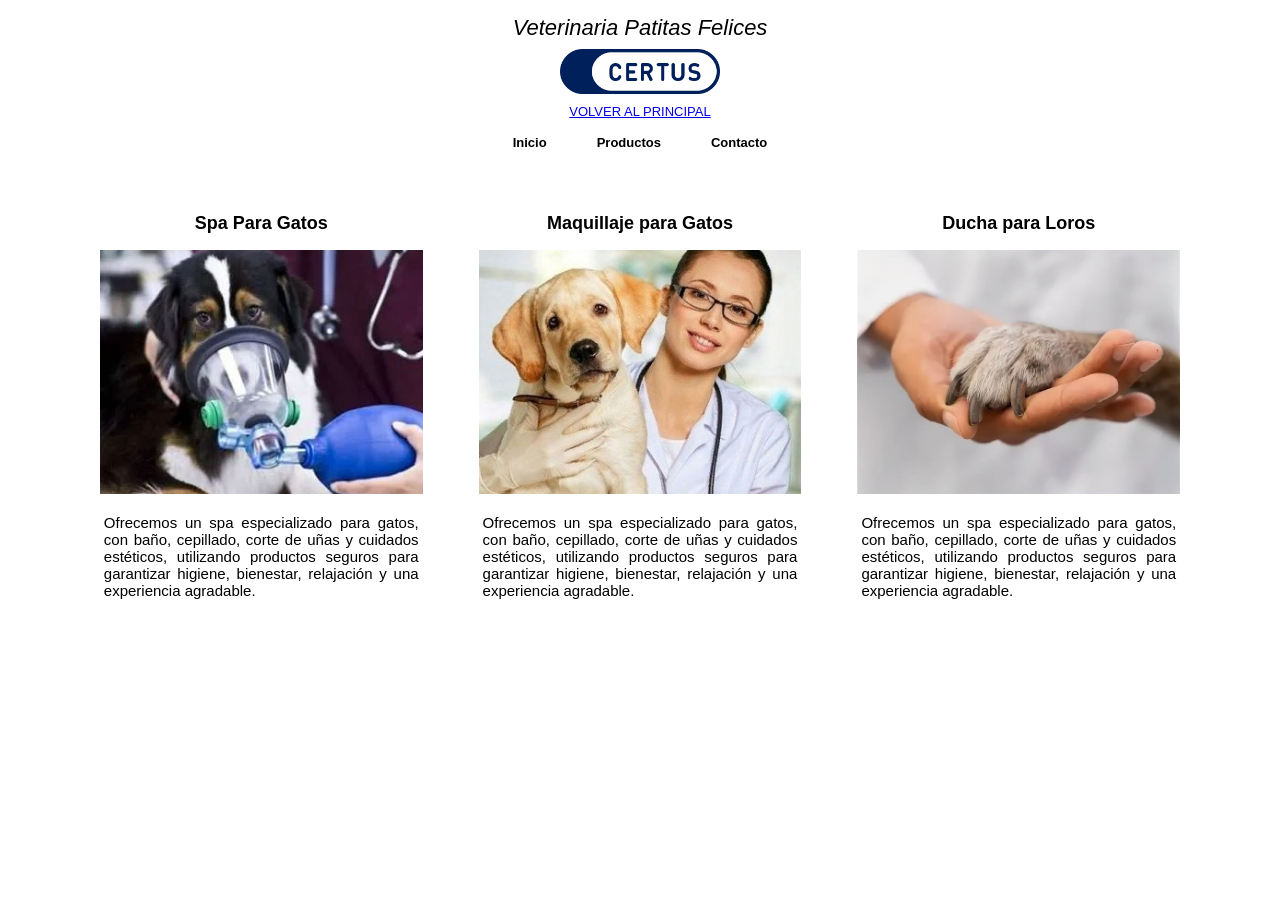
<file: modelo1/sistemas.html>
<!DOCTYPE html>
<html lang="es">
    <head>
        <meta charset="UTF-8">
        <meta name="viewport" content="width=device-width, initial-scale=1.0">
        <link rel="stylesheet" href="css/matriz.css">
    </head>

    <body>
        <header>
            <div>
                <h1>Veterinaria Patitas Felices</h1>
                <img src="img/logo-certus.png" alt=""><br>
                <a href="index.html">VOLVER AL PRINCIPAL</a>
            </div>
            <nav>
                <ul>
                    <li><a href="">Inicio</a></li>
                    <li><a href="">Productos</a></li>
                    <li><a href="">Contacto</a></li>
                </ul>
            </nav>
        </header>

        <main class="principal">
            <div class="tarjeta">
                <div class="titulo">Spa Para Gatos</div>
                <div class="servicio"><img src="img/servicio1.webp" alt=""></div>
                <div class="descripcion">Ofrecemos un spa especializado para
                    gatos, con baño, cepillado, corte de uñas y cuidados
                    estéticos, utilizando productos seguros para garantizar
                    higiene, bienestar, relajación y una
                    experiencia agradable.
                </div>
            </div>

            <div class="tarjeta">
                <div class="titulo">Maquillaje para Gatos</div>
                <div class="servicio"><img src="img/servicio2.jpg" alt=""></div>
                <div class="descripcion">Ofrecemos un spa especializado para
                    gatos, con baño, cepillado, corte de uñas y cuidados
                    estéticos, utilizando productos seguros para garantizar
                    higiene, bienestar, relajación y una
                    experiencia agradable.
                </div>
            </div>

            <div class="tarjeta">
                <div class="titulo">Ducha para Loros</div>
                <div class="servicio"><img src="img/servicio3.webp" alt=""></div>
                <div class="descripcion">Ofrecemos un spa especializado para
                    gatos, con baño, cepillado, corte de uñas y cuidados
                    estéticos, utilizando productos seguros para garantizar
                    higiene, bienestar, relajación y una
                    experiencia agradable.
                </div>
            </div>
        </main>

        <footer>

        </footer>
    </body>
</html>
</file>
<file: catalogo/css/catalogo.css>
/* =========================================
   CONFIGURACIÓN GENERAL
========================================= */

* {
    margin: 0;
    padding: 0;
    box-sizing: border-box;
}

html, body {
    width: 100%;
    overflow-x: hidden;
}


/* =========================================
   ENCABEZADO
========================================= */

.encabezado {
    width: 100%;
    height: 120px;

    display: flex;
    align-items: center;
    justify-content: space-between;

    padding: 0 5%;

    background-color: #ffffff;

    border-top: 1px solid #222222;
    border-bottom: 1px solid #eeeeee;

    position: sticky;
    top: 0;
    z-index: 1000;
}


/* =========================================
   LOGO
========================================= */

.logo img {
    width: 155px;
    height: auto;
    display: block;
}


/* =========================================
   MENÚ
========================================= */

.menu {
    display: flex;
    align-items: center;
    gap: 45px;
}

.menu a {
    text-decoration: none;

    color: #222222;

    font-size: 18px;

    transition: 0.3s;
}

.menu a:hover {
    color: #777777;
}

.menu a.activo {
    font-weight: bold;

    border-bottom: 2px solid #000000;

    padding-bottom: 5px;
}


/* =========================================
   PRESENTACIÓN
========================================= */

.presentacion {
    min-height: 450px;

    display: flex;
    flex-direction: column;
    justify-content: center;
    align-items: center;

    text-align: center;

    padding: 60px 20px;

    background-image: linear-gradient(
        rgba(0, 0, 0, 0.55),
        rgba(0, 0, 0, 0.55)
    ),
    url("../img/fondo-catalogo.jpg");

    background-size: cover;
    background-position: center;
    background-repeat: no-repeat;

    color: white;
}

.presentacion h1 {
    font-size: 42px;

    text-transform: uppercase;

    letter-spacing: 1px;

    margin-bottom: 18px;

    color: white;
}

.presentacion p {
    font-size: 18px;

    color: white;

    max-width: 700px;

    margin: 0 auto;

    line-height: 1.6;
}


/* =========================================
   MENÚ DE CATEGORÍAS
========================================= */

.categorias-menu {
    display: flex;

    justify-content: center;

    flex-wrap: wrap;

    gap: 15px;

    padding: 35px 20px;
}

.categorias-menu a {
    text-decoration: none;

    color: #222222;

    border: 1px solid #222222;

    padding: 12px 25px;

    font-size: 15px;

    font-weight: bold;

    text-transform: uppercase;

    transition: 0.3s;
}

.categorias-menu a:hover {
    background-color: #000000;

    color: #ffffff;
}


/* =========================================
   SECCIÓN DE CATEGORÍA
========================================= */

.categoria {
    width: 90%;

    max-width: 1400px;

    margin: 0 auto;

    padding: 60px 0;

    scroll-margin-top: 120px;
}


/* =========================================
   TÍTULO DE CATEGORÍA
========================================= */

.titulo-categoria {
    margin-bottom: 35px;

    border-bottom: 1px solid #dddddd;

    padding-bottom: 20px;
}

.titulo-categoria h2 {
    font-size: 30px;

    text-transform: uppercase;

    margin-bottom: 10px;
}

.titulo-categoria p {
    color: #666666;

    font-size: 16px;
}


/* =========================================
   CONTENEDOR DE PRODUCTOS
========================================= */

.productos {
    display: grid;

    grid-template-columns: repeat(4, 1fr);

    gap: 25px;
}


/* =========================================
   TARJETA DEL PRODUCTO
========================================= */

.producto {
    background-color: #ffffff;

    border: 1px solid #e5e5e5;

    transition: 0.3s;

    overflow: hidden;
}

.producto:hover {
    transform: translateY(-5px);

    box-shadow: 0 8px 25px rgba(0, 0, 0, 0.10);
}


/* =========================================
   IMAGEN DEL PRODUCTO
========================================= */

.imagen-producto {
    width: 100%;

    height: 300px;

    background-color: #f4f4f4;

    position: relative;

    overflow: hidden;
}

.imagen-producto img {
    width: 100%;

    height: 100%;

    object-fit: cover;

    display: block;

    transition: 0.4s;
}

.producto:hover .imagen-producto img {
    transform: scale(1.05);
}


/* =========================================
   ETIQUETAS
========================================= */

.etiqueta {
    position: absolute;

    top: 12px;

    left: 12px;

    background-color: #000000;

    color: #ffffff;

    padding: 7px 12px;

    font-size: 11px;

    font-weight: bold;

    letter-spacing: 0.5px;
}

.etiqueta.oferta {
    background-color: #d00000;
}


/* =========================================
   INFORMACIÓN DEL PRODUCTO
========================================= */

.informacion-producto {
    padding: 20px;
}

.categoria-producto {
    font-size: 12px;

    color: #777777;

    text-transform: uppercase;

    margin-bottom: 8px;

    letter-spacing: 0.5px;
}

.informacion-producto h3 {
    font-size: 18px;

    line-height: 1.3;

    min-height: 47px;

    margin-bottom: 10px;
}

.descripcion {
    font-size: 14px;

    color: #666666;

    line-height: 1.5;

    min-height: 42px;

    margin-bottom: 15px;
}


/* =========================================
   PRECIO
========================================= */

.precio {
    font-size: 20px;

    font-weight: bold;

    margin-bottom: 18px;
}

.precio-anterior {
    font-size: 14px;

    color: #888888;

    text-decoration: line-through;

    margin-right: 7px;

    font-weight: normal;
}


/* =========================================
   BOTÓN COMPRAR
========================================= */

.boton {
    display: block;

    width: 100%;

    text-align: center;

    text-decoration: none;

    background-color: #000000;

    color: #ffffff;

    padding: 13px;

    font-size: 14px;

    font-weight: bold;

    text-transform: uppercase;

    transition: 0.3s;
}

.boton:hover {
    background-color: #333333;
}


/* =========================================
   PIE DE PÁGINA
========================================= */

.pie {
    margin-top: 40px;

    background-color: #000000;

    color: #ffffff;

    text-align: center;

    padding: 30px 20px;

    font-size: 14px;
}


/* =========================================
   TABLETS
========================================= */

@media screen and (max-width: 1100px) {

    .productos {
        grid-template-columns: repeat(2, 1fr);
    }

    .menu {
        gap: 25px;
    }

    .menu a {
        font-size: 16px;
    }

}


/* =========================================
   CELULARES
========================================= */

@media screen and (max-width: 700px) {

    .encabezado {
        height: auto;

        padding: 20px;

        flex-direction: column;

        gap: 20px;
    }

    .logo img {
        width: 120px;
    }

    .menu {
        width: 100%;

        justify-content: center;

        flex-wrap: wrap;

        gap: 20px;
    }

    .menu a {
        font-size: 14px;
    }

    .presentacion {
        padding: 50px 20px 40px;
    }

    .presentacion h1 {
        font-size: 30px;
    }

    .presentacion p {
        font-size: 16px;
    }

    .categorias-menu {
        gap: 10px;
    }

    .categorias-menu a {
        font-size: 12px;

        padding: 10px 15px;
    }

    .categoria {
        width: 92%;

        padding: 40px 0;
    }

    .titulo-categoria h2 {
        font-size: 24px;
    }

    .productos {
        grid-template-columns: 1fr;

        gap: 20px;
    }

    .imagen-producto {
        height: 330px;
    }

}
</file>
<file: flores/css/style.css>
* {
  margin: 0;
  padding: 0;
  box-sizing: border-box;
}

:root {
  --gold: #ffd84a;
  --yellow: #ffe66d;
  --warm: #ffb703;
  --night: #05030b;
  --white: #fff9df;
}

html {
  width: 100%;
  height: 100%;
  height: 100dvh;
  overflow: hidden;
  -webkit-text-size-adjust: 100%;
}

body {
  width: 100%;
  height: 100%;
  height: 100dvh;
  overflow: hidden;
  touch-action: manipulation;
  overscroll-behavior: none;
  font-family: Georgia, "Times New Roman", serif;
  background: var(--night);
  color: var(--white);
  -webkit-tap-highlight-color: transparent;
}

button {
  font: inherit;
}

#app,
.intro,
.universe {
  width: 100%;
  height: 100%;
}

#app {
  position: relative;
  overflow: hidden;
  background:
    radial-gradient(circle at 50% 50%, rgba(255, 199, 58, .08), transparent 30%),
    radial-gradient(circle at 20% 20%, rgba(117, 54, 190, .12), transparent 25%),
    #05030b;
}

.stars,
.stars::before,
.stars::after {
  position: absolute;
  inset: 0;
  content: "";
  pointer-events: none;
  background-image:
    radial-gradient(circle, rgba(255,255,255,.9) 0 1px, transparent 1.5px),
    radial-gradient(circle, rgba(255,230,120,.8) 0 1px, transparent 1.5px);
  background-size: 83px 91px, 137px 119px;
  background-position: 10px 22px, 48px 73px;
  opacity: .6;
  animation: starDrift 25s linear infinite;
}

.stars::before {
  opacity: .25;
  transform: scale(1.4);
  animation-duration: 40s;
}

.stars::after {
  opacity: .35;
  transform: scale(1.8);
  animation-duration: 55s;
}

@keyframes starDrift {
  to { transform: rotate(360deg) scale(1.03); }
}

.nebula {
  position: absolute;
  width: 65vw;
  height: 65vw;
  border-radius: 50%;
  filter: blur(60px);
  opacity: .12;
  pointer-events: none;
}

.nebula-1 {
  left: -20vw;
  top: 10vh;
  background: #8a2be2;
}

.nebula-2 {
  right: -25vw;
  bottom: -10vh;
  background: #ffc400;
}

.intro {
  position: relative;
  z-index: 10;
  display: grid;
  place-items: center;
  padding: 24px;
  transition: opacity 1.2s ease, transform 1.2s ease;
}

.intro-card {
  width: min(92vw, 520px);
  padding: 40px 28px;
  text-align: center;
  border: 1px solid rgba(255, 221, 112, .18);
  border-radius: 30px;
  background: rgba(8, 6, 16, .58);
  box-shadow: 0 25px 90px rgba(0,0,0,.55), inset 0 0 60px rgba(255,215,80,.03);
  -webkit-backdrop-filter: blur(12px);
  backdrop-filter: blur(12px);
}

.mini-flower {
  font-size: 62px;
  margin-bottom: 18px;
  animation: floatFlower 3s ease-in-out infinite;
}

@keyframes floatFlower {
  50% { transform: translateY(-9px) rotate(4deg); }
}

.eyebrow {
  text-transform: uppercase;
  letter-spacing: .28em;
  font-size: 11px;
  color: var(--gold);
  margin-bottom: 14px;
}

h1 {
  font-size: clamp(32px, 9.5vw, 64px);
  line-height: .98;
  font-weight: 400;
  letter-spacing: -.03em;
}

.intro-text {
  max-width: 380px;
  margin: 20px auto 26px;
  color: rgba(255,249,223,.7);
  font-family: Arial, sans-serif;
  line-height: 1.6;
  font-size: 14px;
}

.start-button {
  border: 1px solid rgba(255,226,102,.5);
  border-radius: 999px;
  padding: 15px 25px;
  color: #261b00;
  background: linear-gradient(135deg, #ffe98a, #ffc928);
  box-shadow: 0 0 30px rgba(255,202,44,.18);
  cursor: pointer;
  display: inline-flex;
  align-items: center;
  gap: 10px;
  font-family: Arial, sans-serif;
  font-weight: 700;
  transition: transform .25s ease, box-shadow .25s ease;
}

.start-button:hover,
.start-button:active {
  transform: scale(1.04);
  box-shadow: 0 0 42px rgba(255,202,44,.35);
}

.button-heart {
  font-size: 17px;
}

.hint {
  margin-top: 17px;
  font-family: Arial, sans-serif;
  font-size: 10px;
  color: rgba(255,255,255,.35);
}

.universe {
  position: absolute;
  inset: 0;
  z-index: 5;
  opacity: 0;
  visibility: hidden;
  transform: scale(.92);
  transition: opacity 1.5s ease, transform 1.7s cubic-bezier(.2,.8,.2,1), visibility 0s 1.5s;
}

body.started .intro {
  opacity: 0;
  transform: scale(1.12);
  pointer-events: none;
}

body.started .universe {
  opacity: 1;
  visibility: visible;
  transform: scale(1);
  transition: opacity 1.5s ease, transform 1.7s cubic-bezier(.2,.8,.2,1);
}

.galaxy-core {
  position: absolute;
  left: 50%;
  top: 50%;
  width: 150px;
  height: 150px;
  transform: translate(-50%, -50%);
  display: grid;
  place-items: center;
  z-index: 4;
  pointer-events: none; /* el brillo central no debe tapar las flores al tocarlas */
}

.core-glow {
  position: absolute;
  inset: -60px;
  border-radius: 50%;
  background: radial-gradient(circle, rgba(255,211,61,.24), transparent 67%);
  animation: pulseGlow 3s ease-in-out infinite;
}

@keyframes pulseGlow {
  50% { transform: scale(1.25); opacity: .65; }
}

.core-flower {
  font-size: 88px;
  filter: drop-shadow(0 0 24px rgba(255,214,61,.4));
  animation: coreSpin 12s linear infinite;
}

@keyframes coreSpin {
  to { transform: rotate(360deg); }
}

.orbit {
  position: absolute;
  left: 50%;
  top: 50%;
  border: 1px solid rgba(255,220,86,.11);
  border-radius: 50%;
  transform: translate(-50%, -50%) rotateX(65deg);
  pointer-events: none;
}

.orbit-1 { width: 45vw; height: 20vw; animation: orbitSpin 18s linear infinite; }
.orbit-2 { width: 75vw; height: 33vw; animation: orbitSpin 27s linear infinite reverse; }
.orbit-3 { width: 115vw; height: 52vw; animation: orbitSpin 38s linear infinite; }

@keyframes orbitSpin {
  to { transform: translate(-50%, -50%) rotateX(65deg) rotateZ(360deg); }
}

.flowers,
.petals {
  position: absolute;
  inset: 0;
  pointer-events: none;
}

.flower {
  position: absolute;
  z-index: 3;
  font-size: var(--size);
  transform: translate(-50%, -50%) scale(0);
  filter: drop-shadow(0 0 12px rgba(255,214,66,.25));
  animation:
    flowerAppear .9s cubic-bezier(.2,.9,.2,1) forwards,
    flowerFloat var(--float-time) ease-in-out infinite alternate;
  animation-delay: var(--delay), calc(var(--delay) + .9s);
  cursor: pointer;
  pointer-events: auto;
  user-select: none;
  -webkit-user-select: none;
  -webkit-touch-callout: none;
  padding: 6px; /* agranda un poco el área donde el dedo acierta */
}

.flower:hover {
  filter: drop-shadow(0 0 25px rgba(255,220,70,.8));
}

@keyframes flowerAppear {
  to { transform: translate(-50%, -50%) scale(1) rotate(var(--rotation)); }
}

@keyframes flowerFloat {
  to {
    margin-top: -14px;
    margin-left: 8px;
    transform: translate(-50%, -50%) scale(1.04) rotate(calc(var(--rotation) + 8deg));
  }
}

.petal {
  position: absolute;
  top: -10vh;
  width: var(--size);
  height: calc(var(--size) * .68);
  border-radius: 100% 0 100% 0;
  background: linear-gradient(135deg, #fff29a, #ffbd16);
  opacity: .75;
  filter: blur(.2px) drop-shadow(0 0 5px rgba(255,198,25,.3));
  animation: fall var(--duration) linear var(--delay) infinite;
}

@keyframes fall {
  0% { transform: translate3d(0, -12vh, 0) rotate(0deg); opacity: 0; }
  10% { opacity: .85; }
  100% { transform: translate3d(var(--drift), 115vh, 0) rotate(720deg); opacity: 0; }
}

.messages {
  position: absolute;
  left: 50%;
  bottom: 8%;
  width: min(88vw, 650px);
  transform: translateX(-50%);
  text-align: center;
  z-index: 10;
  pointer-events: none;
}

.message {
  position: absolute;
  width: 100%;
  left: 0;
  bottom: 0;
  opacity: 0;
  transform: translateY(18px);
  transition: opacity 1s ease, transform 1s ease;
  color: rgba(255,249,223,.94);
  font-size: clamp(18px, 4.8vw, 28px);
  line-height: 1.35;
  text-shadow: 0 2px 20px rgba(0,0,0,.8);
}

.message.visible {
  opacity: 1;
  transform: translateY(0);
}

/* al salir, el texto se desvanece rápido para no encimarse con el siguiente */
.message:not(.visible) {
  transition-duration: .5s;
}

.final-message {
  position: absolute;
  left: 50%;
  top: 50%;
  width: min(90vw, 700px);
  transform: translate(-50%, -50%) scale(.94);
  text-align: center;
  z-index: 12;
  opacity: 0;
  pointer-events: none;
  transition: opacity 1.5s ease, transform 1.5s ease;
}

.final-message.show {
  opacity: 1;
  transform: translate(-50%, -50%) scale(1);
}

/* halo oscuro detrás del mensaje final para que se lea sobre las flores */
.final-message::before {
  content: "";
  position: absolute;
  inset: -90px -60px;
  z-index: -1;
  border-radius: 50%;
  background: radial-gradient(ellipse at center, rgba(5,3,11,.82) 0%, rgba(5,3,11,.55) 45%, transparent 72%);
}

.flowers {
  transition: opacity 1.6s ease;
}

.universe.finale .flowers {
  opacity: .5;
}

.final-message .small-line {
  color: var(--gold);
  font-family: Arial, sans-serif;
  text-transform: uppercase;
  letter-spacing: .2em;
  font-size: 10px;
  margin-bottom: 18px;
}

.final-message h2 {
  font-size: clamp(28px, 7vw, 52px);
  font-weight: 400;
  line-height: 1.08;
}

.signature {
  margin-top: 25px;
  color: rgba(255,249,223,.58);
  font-family: Arial, sans-serif;
  font-size: 13px;
}

/* ---------- Mensajes al tocar las flores ---------- */
.popups {
  position: absolute;
  inset: 0;
  z-index: 15;
  pointer-events: none;
}

.flower-popup {
  --arrow-x: 50%;
  position: absolute;
  width: min(78vw, 290px);
  padding: 16px 18px;
  text-align: center;
  font-size: 17px;
  line-height: 1.4;
  color: var(--white);
  border: 1px solid rgba(255, 226, 102, .35);
  border-radius: 20px;
  background: rgba(14, 10, 26, .88);
  box-shadow: 0 12px 40px rgba(0,0,0,.6), 0 0 34px rgba(255,208,60,.16);
  -webkit-backdrop-filter: blur(10px);
  backdrop-filter: blur(10px);
  cursor: pointer;
  pointer-events: auto;
  opacity: 0;
  transform: translateY(8px) scale(.94);
  transition: opacity .35s ease, transform .45s cubic-bezier(.2,.9,.2,1);
}

.flower-popup.visible {
  opacity: 1;
  transform: translateY(0) scale(1);
}

.flower-popup::after {
  content: "";
  position: absolute;
  left: var(--arrow-x);
  width: 12px;
  height: 12px;
  margin-left: -6px;
  background: rgba(14, 10, 26, .95);
  border-right: 1px solid rgba(255, 226, 102, .35);
  border-bottom: 1px solid rgba(255, 226, 102, .35);
  bottom: -7px;
  transform: rotate(45deg);
}

.flower-popup.below::after {
  bottom: auto;
  top: -7px;
  transform: rotate(225deg);
}

.spark {
  position: absolute;
  width: 7px;
  height: 7px;
  margin: -3.5px 0 0 -3.5px;
  border-radius: 50%;
  background: radial-gradient(circle, #fff6b8, #ffc928 70%);
  box-shadow: 0 0 10px rgba(255,208,60,.9);
  pointer-events: none;
  animation: sparkOut .8s ease-out forwards;
}

@keyframes sparkOut {
  from { transform: translate(0, 0) scale(1); opacity: 1; }
  to { transform: translate(var(--dx), var(--dy)) scale(0); opacity: 0; }
}

.flower.opened {
  filter: drop-shadow(0 0 16px rgba(255,214,66,.75));
}

.tap-hint {
  position: absolute;
  left: 50%;
  top: calc(26px + env(safe-area-inset-top, 0px));
  transform: translateX(-50%);
  z-index: 14;
  font-family: Arial, sans-serif;
  font-size: 13px;
  color: rgba(255,249,223,.8);
  padding: 8px 16px;
  border-radius: 999px;
  border: 1px solid rgba(255,231,126,.22);
  background: rgba(10,8,16,.55);
  -webkit-backdrop-filter: blur(8px);
  backdrop-filter: blur(8px);
  opacity: 0;
  pointer-events: none;
  transition: opacity 1s ease;
}

.tap-hint.show {
  opacity: 1;
  animation: hintPulse 2.4s ease-in-out infinite;
}

@keyframes hintPulse {
  50% { box-shadow: 0 0 22px rgba(255,208,60,.28); }
}

.music-button,
.replay-button {
  position: absolute;
  z-index: 20;
  border: 1px solid rgba(255,231,126,.2);
  color: rgba(255,249,223,.8);
  background: rgba(10,8,16,.55);
  -webkit-backdrop-filter: blur(8px);
  backdrop-filter: blur(8px);
  cursor: pointer;
}

.music-button {
  right: calc(18px + env(safe-area-inset-right, 0px));
  top: calc(18px + env(safe-area-inset-top, 0px));
  width: 46px;
  height: 46px;
  border-radius: 50%;
}

.replay-button {
  bottom: calc(18px + env(safe-area-inset-bottom, 0px));
  right: calc(18px + env(safe-area-inset-right, 0px));
  border-radius: 999px;
  padding: 12px 16px;
  font-family: Arial, sans-serif;
  font-size: 12px;
  opacity: .65;
}

@media (max-width: 600px) {
  .intro {
    padding: max(16px, env(safe-area-inset-top, 0px)) 16px max(16px, env(safe-area-inset-bottom, 0px));
  }

  .intro-card {
    padding: 32px 20px;
    border-radius: 25px;
  }

  .orbit-1 { width: 80vw; height: 38vw; }
  .orbit-2 { width: 130vw; height: 58vw; }
  .orbit-3 { width: 190vw; height: 86vw; }

  .flower {
    font-size: max(30px, var(--size));
  }

  .galaxy-core {
    width: 120px;
    height: 120px;
  }

  .core-flower {
    font-size: 70px;
  }

  .messages {
    bottom: calc(13% + env(safe-area-inset-bottom, 0px));
  }

  .final-message::before {
    inset: -70px -30px;
  }

  .final-message .small-line {
    font-size: 11px;
    letter-spacing: .16em;
  }

  .flower-popup {
    font-size: 16px;
    padding: 14px 16px;
  }
}

/* Celulares muy pequeños (iPhone SE, Android compactos) */
@media (max-width: 360px) {
  .intro-card { padding: 26px 16px; }
  .mini-flower { font-size: 50px; }
  .intro-text { font-size: 13px; }
  .core-flower { font-size: 58px; }
}

/* Celular en horizontal: poca altura */
@media (max-height: 520px) and (orientation: landscape) {
  .intro-card {
    padding: 18px 26px;
    width: min(88vw, 560px);
  }

  .mini-flower { font-size: 36px; margin-bottom: 6px; }
  .eyebrow { margin-bottom: 8px; }
  h1 { font-size: clamp(24px, 8vh, 40px); }
  .intro-text { margin: 10px auto 14px; }
  .start-button { padding: 11px 22px; }
  .hint { margin-top: 10px; }

  .galaxy-core { width: 90px; height: 90px; }
  .core-flower { font-size: 52px; }
  .flower { font-size: max(24px, calc(var(--size) * .7)); }

  .messages { bottom: 6%; }
  .message { font-size: clamp(16px, 3.4vw, 22px); }

  .final-message h2 { font-size: clamp(22px, 6.5vh, 34px); }
  .final-message .small-line { margin-bottom: 8px; }
  .signature { margin-top: 12px; }
  .final-message::before { inset: -40px -50px; }

  .tap-hint { top: calc(12px + env(safe-area-inset-top, 0px)); }
}

@media (prefers-reduced-motion: reduce) {
  *, *::before, *::after {
    animation-duration: 1ms !important;
    animation-iteration-count: 1 !important;
    scroll-behavior: auto !important;
  }
}
</file>
<file: modelo1/css/matriz.css>
* {
    box-sizing: border-box;
}

body {
    margin: 0;
    font-family: Arial, Helvetica, sans-serif;
}

header {
    text-align: center;
    padding: 15px 0;
}

header h1 {
    font-size: 22px;
    font-weight: normal;
    font-style: italic;
    margin: 0 0 8px 0;
}

header img {
    max-width: 160px;
    height: auto;
}

.logo {
    max-width: 160px;
    height: auto;
}

header a {
    display: block;
    font-size: 13px;
    margin-top: 6px;
}

.principal {
    max-width: 1250px;
    width: 95%;
    margin: 0 auto;
    padding: 10px;
    display: flex;
    flex-wrap: wrap;
    justify-content: center;
}

.tarjeta {
    width: 30%;
    min-width: 280px;
    padding: 10px;
    margin: 10px;
}

.titulo {
    width: 100%;
    font-family: Arial, Helvetica, sans-serif;
    font-size: 18px;
    text-align: center;
    padding: 8px;
    font-weight: bold;
}

.servicio {
    width: 100%;
    height: 260px;
    padding: 8px;
}

.servicio img {
    width: 100%;
    height: 100%;
    object-fit: cover;
}

.descripcion {
    width: 100%;
    padding: 12px;
    font-size: 15px;
    font-family: Arial, Helvetica, sans-serif;
    text-align: justify;
}

nav ul {
    list-style: none;
    padding: 0;
    margin: 0;
    display: flex;
    justify-content: center;
}

nav li {
    margin: 0 10px;
}

nav a {
    text-decoration: none;
    color: black;
    font-weight: bold;
    padding: 10px 15px;
}

nav a:hover {
    background-color: #d2e23e;
    color: rgb(221, 29, 15);
}
</file>
<file: pagina-web/css/style.css>
:root{
    --navy:#06172a;
    --navy2:#0d2847;
    --blue:#0788ff;
    --cyan:#7fdcff;
    --paper:#f4f7fb;
    --ink:#0a1e33;
    --muted:#5b6c80;
    --green:#1fb75c;
    color-scheme: light;
  }
  *{box-sizing:border-box;margin:0;padding:0}
  html{-webkit-text-size-adjust:100%}
  body{
    font-family:'Inter',Arial,sans-serif;
    background:#dde4ee;
    color:var(--ink);
    display:flex;
    justify-content:center;
    padding:28px 14px;
    min-height:100vh;
    padding-top: calc(28px + env(safe-area-inset-top,0px));
    padding-bottom: calc(28px + env(safe-area-inset-bottom,0px));
  }
  h1,h2,h3,.display{font-family:'Space Grotesk',Arial,sans-serif}

  .flyer{
    width:100%;
    max-width:480px;
    background:#fff;
    border-radius:26px;
    overflow:hidden;
    box-shadow:0 30px 70px -20px rgba(6,23,42,0.35), 0 3px 10px rgba(6,23,42,0.08);
  }

  /* ---------- HERO ---------- */
  .hero{
    background:
      radial-gradient(520px 320px at 85% -10%, #123a63 0%, transparent 60%),
      linear-gradient(160deg,#081b32 0%, #06172a 65%, #030d1a 100%);
    color:#fff;
    padding:38px 30px 34px;
    position:relative;
  }
  .hero-graphic{width:100%;max-width:210px;margin:0 auto 22px;display:block}
  .kicker{
    font-size:13.5px;
    color:var(--cyan);
    font-weight:600;
    margin-bottom:10px;
  }
  h1{
    font-size:clamp(30px,7vw,36px);
    line-height:1.08;
    letter-spacing:-0.5px;
    font-weight:700;
  }
  .hero p.lead{
    margin-top:14px;
    color:#c3d2e2;
    font-size:15px;
    line-height:1.55;
    max-width:38ch;
  }
  .hero-cta{margin-top:24px}

  .btn{
    display:inline-flex;
    align-items:center;
    gap:9px;
    padding:13px 22px;
    border-radius:14px;
    font-weight:600;
    font-size:14.5px;
    text-decoration:none;
    border:0;
    cursor:pointer;
  }
  .btn.whatsapp{background:var(--green);color:#fff;box-shadow:0 10px 24px -6px rgba(31,183,92,0.55)}
  .btn.whatsapp svg{width:17px;height:17px;flex:none}
  .btn-note{margin-top:10px;font-size:12.5px;color:#8fa2b8}

  /* ---------- SERVICIOS ---------- */
  .services{padding:34px 30px 30px;background:#fff}
  .services h2{font-size:22px;line-height:1.2;max-width:22ch;margin-bottom:22px}
  .service-row{
    display:flex;
    gap:14px;
    padding:14px 0;
    border-top:1px solid #eaeef3;
  }
  .service-row:first-of-type{border-top:0;padding-top:0}
  .service-mark{
    flex:none;
    width:26px;
    text-align:center;
    font-size:15px;
    font-weight:700;
    color:var(--blue);
    padding-top:2px;
  }
  .service-row h3{font-size:15.5px;margin-bottom:3px}
  .service-row p{font-size:13.5px;color:var(--muted);line-height:1.5}

  .fit-line{
    margin-top:6px;
    padding-top:20px;
    border-top:1px solid #eaeef3;
    font-size:13.5px;
    color:var(--muted);
    line-height:1.6;
  }
  .fit-line strong{color:var(--ink)}

  /* ---------- PLANES ---------- */
  .plans{background:var(--paper);padding:34px 26px 38px}
  .plans h2{font-size:22px;padding:0 4px 4px;margin-bottom:18px}

  .plan{
    background:#fff;
    border:1px solid #e3e9f1;
    border-radius:18px;
    padding:20px 20px 22px;
    margin-bottom:14px;
  }
  .plan.featured{
    border:2px solid var(--blue);
    background:linear-gradient(180deg,#fff,#f5faff);
  }
  .plan-head{display:flex;justify-content:space-between;align-items:baseline;gap:10px}
  .plan-head h3{font-size:17px}
  .tag{font-size:11.5px;font-weight:600;color:var(--blue);background:#e8f3ff;padding:4px 9px;border-radius:20px;white-space:nowrap}
  .plan-desc{font-size:13px;color:var(--muted);margin-top:5px;margin-bottom:14px}
  .price{font-size:26px;font-weight:700;font-family:'Space Grotesk',Arial,sans-serif}
  .price small{font-size:13px;font-weight:500;color:var(--muted)}
  .plan ul{list-style:none;margin-top:14px;border-top:1px solid #eef1f5;padding-top:14px}
  .plan li{font-size:13.5px;color:var(--ink);padding:3px 0;padding-left:18px;position:relative}
  .plan li:before{content:"";position:absolute;left:0;top:9px;width:6px;height:6px;border-radius:50%;background:var(--blue)}
  .price-note{font-size:11.5px;color:#8b96a3;margin-top:4px;text-align:center}

  /* ---------- CONTACTO ---------- */
  .contact{
    background:linear-gradient(160deg,#0c2846,#06172a);
    color:#fff;
    padding:36px 30px 32px;
    text-align:center;
  }
  .contact h2{font-size:23px;line-height:1.25;max-width:22ch;margin:0 auto 10px}
  .contact p{color:#b7c6d8;font-size:14px;max-width:32ch;margin:0 auto 22px;line-height:1.55}
  .contact .btn.whatsapp{width:100%;justify-content:center;padding:15px}
  .socials{margin-top:18px;font-size:12.5px;color:#7d8fa4}
  .socials span{color:#cfe0f2}

  @media (max-width:420px){
    body{padding:0}
    .flyer{border-radius:0;box-shadow:none;min-height:100vh}
  }
</file>
